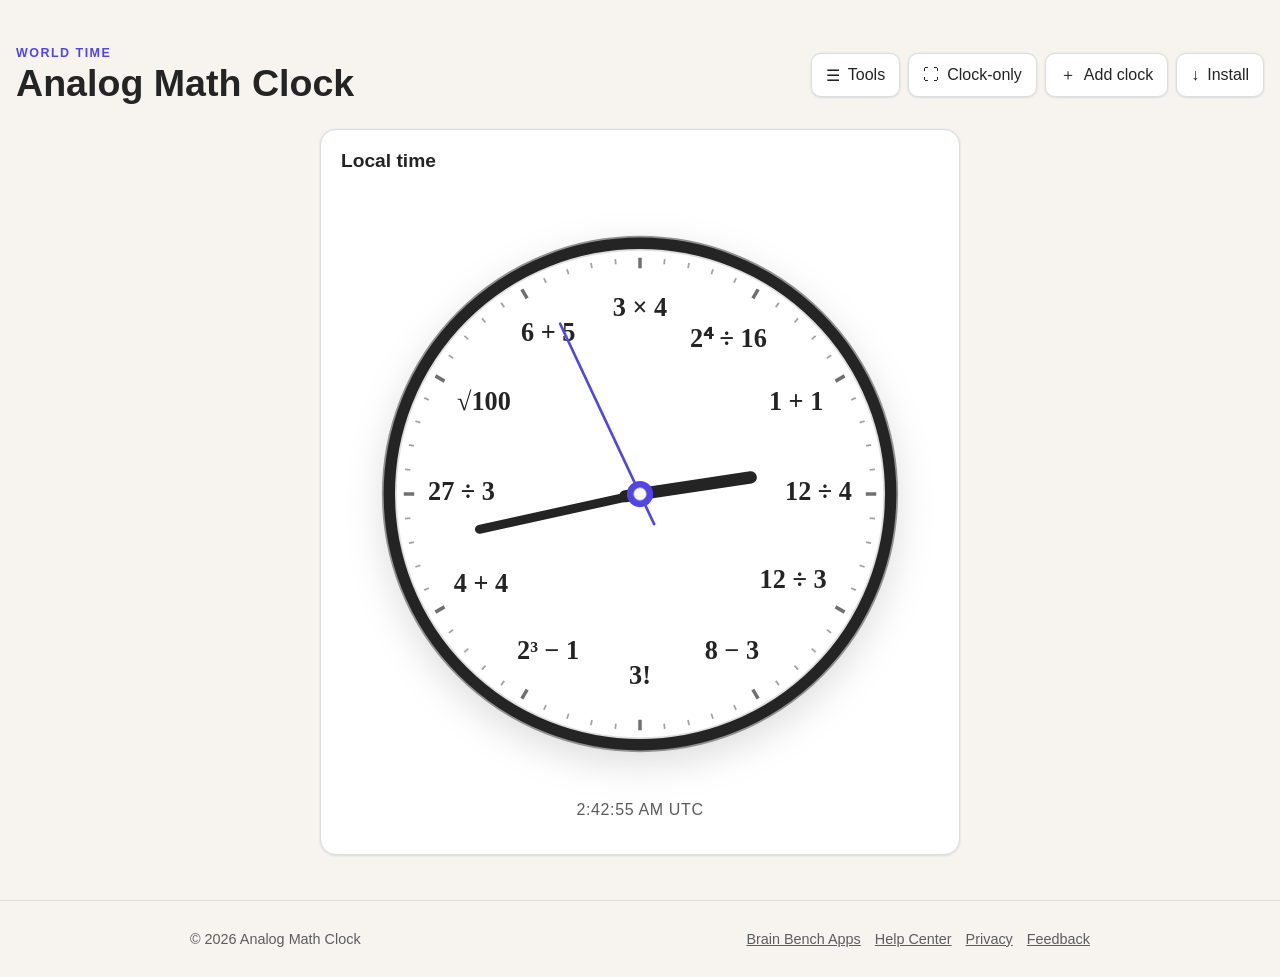
<file: index.html>
<!doctype html>
<html lang="en">
  <head>
    <meta charset="UTF-8" />
    <meta name="viewport" content="width=device-width, initial-scale=1, viewport-fit=cover" />
    <meta name="referrer" content="no-referrer" />
    <meta
      http-equiv="Content-Security-Policy"
      content="default-src 'self'; img-src 'self' data: blob:; style-src 'self' 'unsafe-inline'; script-src 'self'; script-src-attr 'none'; connect-src 'self' data:; worker-src 'self'; object-src 'none'; base-uri 'self'; form-action 'self'; manifest-src 'self'"
    />
    <script src="./theme.js"></script>
    <title>Analog Math Clock - Practice math every time you check the time</title>
    <meta
      name="description"
      content="Analog Math Clock is a customizable analog clock PWA with equations, binary and Maya numerals, multiple time zones, alarms, learning tools, and offline support."
  />
<meta property="og:type" content="website">
<meta property="og:site_name" content="Analog Math Clock">
<meta property="og:title" content="Analog Math Clock — Practice math every time you check the time">
<meta property="og:description" content="An analog clock with equations where the numerals should be. Choose your difficulty, add alarms and time zones, and use it offline.">
<meta property="og:url" content="https://analogmathclock.com/">
<meta property="og:image" content="https://analogmathclock.com/og/analog-math-clock.png">
<meta property="og:image:width" content="1200">
<meta property="og:image:height" content="630">
<meta property="og:image:alt" content="Analog Math Clock — practice math every time you check the time.">
<meta name="twitter:card" content="summary_large_image">    
    <meta name="theme-color" content="#f7f4ef" />
    <meta name="apple-mobile-web-app-capable" content="yes" />
    <meta name="mobile-web-app-capable" content="yes" />
    <meta name="apple-mobile-web-app-status-bar-style" content="black-translucent" />
    <meta name="apple-mobile-web-app-title" content="Analog Math Clock" />
    <link rel="canonical" href="https://analogmathclock.com/" />
    <link rel="manifest" href="./manifest.webmanifest" />
    <link rel="icon" href="./icons/icon.svg" type="image/svg+xml" />
    <link rel="apple-touch-icon" href="./icons/apple-touch-icon.png" />
    <link rel="stylesheet" href="./styles.css" />
    <script src="./app.js" defer></script>
  </head>
  <body>
    <main class="app-shell">
      <section class="clock-stage" aria-label="Equation clocks">
        <header class="app-header">
          <div>
            <p class="eyebrow">World time</p>
            <h1>Analog Math Clock</h1>
          </div>
          <div class="top-actions">
            <button class="icon-button" id="tools-button" type="button">
              <span aria-hidden="true">☰</span>
              <span>Tools</span>
            </button>
            <button class="icon-button" id="presentation-button" type="button">
              <span aria-hidden="true">⛶</span>
              <span>Clock-only</span>
            </button>
            <button class="icon-button" id="add-clock-button" type="button">
              <span aria-hidden="true">＋</span>
              <span>Add clock</span>
            </button>
            <button class="icon-button install-button" id="install-button" type="button" hidden>
              <span aria-hidden="true">↓</span>
              <span>Install</span>
            </button>
          </div>
          <button
            class="icon-button mobile-header-menu"
            id="mobile-header-menu"
            type="button"
            aria-haspopup="dialog"
            aria-controls="mobile-action-sheet"
            aria-expanded="false"
          >
            <span aria-hidden="true">☰</span>
            <span>Menu</span>
          </button>
        </header>

        <section class="storage-warning" id="storage-warning" role="alert" hidden>
          Browser storage is unavailable or full. Changes may not be saved. Export a backup before
          clearing data or closing the app.
        </section>

        <div class="clocks-grid" id="clocks-grid"></div>
      </section>

      <div class="mobile-sheet-backdrop" id="mobile-sheet-backdrop" hidden></div>
      <aside
        class="mobile-action-sheet"
        id="mobile-action-sheet"
        role="dialog"
        aria-modal="true"
        aria-labelledby="mobile-action-sheet-title"
        hidden
      >
        <div class="mobile-sheet-heading">
          <div>
            <p class="eyebrow">App actions</p>
            <h2 id="mobile-action-sheet-title">Menu</h2>
          </div>
          <button
            class="close-button"
            id="close-mobile-action-sheet"
            type="button"
            aria-label="Close menu"
          >
            ×
          </button>
        </div>
        <div class="mobile-sheet-actions">
          <button class="mobile-sheet-action" id="mobile-tools-button" type="button">
            <span aria-hidden="true">☰</span>
            <span>Tools</span>
          </button>
          <button class="mobile-sheet-action" id="mobile-presentation-button" type="button">
            <span aria-hidden="true">⛶</span>
            <span>Clock-only</span>
          </button>
          <button class="mobile-sheet-action" id="mobile-add-clock-button" type="button">
            <span aria-hidden="true">＋</span>
            <span>Add clock</span>
          </button>
          <button
            class="mobile-sheet-action"
            id="mobile-install-button"
            type="button"
            hidden
          >
            <span aria-hidden="true">↓</span>
            <span>Install</span>
          </button>
        </div>
      </aside>

      <aside class="settings-panel" id="settings-panel" aria-label="Clock customization" hidden>
        <div class="settings-heading">
          <div>
            <p class="eyebrow">Clock settings</p>
            <h2>Customize this clock</h2>
          </div>
          <button
            class="close-button"
            id="close-settings"
            type="button"
            aria-label="Save and close settings"
          >
            ×
          </button>
        </div>

        <form id="settings-form">
          <fieldset>
            <legend>Clock details</legend>
            <label>
              Name
              <input id="clock-name" name="name" type="text" maxlength="40" required />
            </label>
            <label class="time-zone-search-label">
              Find a time zone
              <input
                id="time-zone-search"
                type="search"
                placeholder="Try West Coast, Pacific, London, or Tokyo"
                autocomplete="off"
                aria-describedby="time-zone-search-help time-zone-search-status"
              />
              <span id="time-zone-search-help" class="field-note">
                Search by city, U.S. region, or abbreviation.
              </span>
            </label>
            <label class="time-zone-select-label">
              Time zone
              <select id="time-zone" name="timeZone"></select>
            </label>
            <p id="time-zone-search-status" class="field-note" aria-live="polite"></p>
          </fieldset>

          <fieldset>
            <legend>Clock design</legend>
            <label>
              Preset
              <select id="clock-preset" name="clockPreset">
                <option value="">Custom</option>
                <option value="modern">Modern Indigo</option>
                <option value="classroom">Classroom</option>
                <option value="antique">Antique</option>
                <option value="night">Night</option>
                <option value="playful">Playful</option>
              </select>
            </label>
            <button id="apply-preset-button" class="secondary-button" type="button">
              Apply preset
            </button>
            <label>
              Clock body
              <select id="body-style" name="bodyStyle">
                <option value="wall">Standard wall clock</option>
                <option value="grandfather">Grandfather clock</option>
                <option value="cuckoo">Cuckoo clock</option>
                <option value="alarm">Bell alarm clock</option>
              </select>
            </label>
            <label>
              Frame shape
              <select id="face-shape" name="faceShape">
                <option value="round">Round</option>
                <option value="square">Rounded square</option>
                <option value="octagon">Octagon</option>
                <option value="arch">Arch</option>
              </select>
            </label>
          </fieldset>

          <fieldset>
            <legend>Clock face</legend>
            <label>
              Face color
              <input id="face-color" name="faceColor" type="color" />
            </label>
            <label>
              Rim color
              <input id="rim-color" name="rimColor" type="color" />
            </label>
            <label>
              Number and equation color
              <input id="equation-color" name="equationColor" type="color" />
            </label>
            <label>
              Number and equation size
              <input id="equation-size" name="equationSize" type="range" min="22" max="40" step="1" />
            </label>
            <label class="checkbox-label">
              <input id="show-ticks" name="showTicks" type="checkbox" />
              Show minute marks
            </label>
          </fieldset>

          <fieldset>
            <legend>Face picture</legend>
            <label class="file-label">
              Picture
              <input id="face-picture" name="facePicture" type="file" accept="image/*" />
            </label>
            <label>
              Horizontal position
              <input
                id="photo-position-x"
                name="photoPositionX"
                type="range"
                min="-50"
                max="50"
                step="1"
              />
            </label>
            <label>
              Vertical position
              <input
                id="photo-position-y"
                name="photoPositionY"
                type="range"
                min="-50"
                max="50"
                step="1"
              />
            </label>
            <label>
              Picture zoom
              <input id="photo-zoom" name="photoZoom" type="range" min="100" max="250" step="5" />
            </label>
            <label>
              Picture opacity
              <input
                id="photo-opacity"
                name="photoOpacity"
                type="range"
                min="20"
                max="100"
                step="5"
              />
            </label>
            <label>
              Readability overlay
              <input
                id="photo-overlay"
                name="photoOverlay"
                type="range"
                min="0"
                max="90"
                step="5"
              />
            </label>
            <button id="remove-picture-button" class="secondary-button" type="button">
              Remove picture
            </button>
          </fieldset>

          <fieldset>
            <legend>Clock hands</legend>
            <label>
              Hand style
              <select id="hand-style" name="handStyle">
                <option value="round">Rounded</option>
                <option value="square">Squared</option>
                <option value="tapered">Tapered</option>
              </select>
            </label>
            <label>
              Hour hand
              <input id="hour-color" name="hourColor" type="color" />
            </label>
            <label>
              Minute hand
              <input id="minute-color" name="minuteColor" type="color" />
            </label>
            <label>
              Second hand
              <input id="second-color" name="secondColor" type="color" />
            </label>
            <label>
              Hand thickness
              <input id="hand-width" name="handWidth" type="range" min="6" max="18" step="1" />
            </label>
            <label class="checkbox-label">
              <input id="smooth-seconds" name="smoothSeconds" type="checkbox" />
              Smooth second hand
            </label>
          </fieldset>

          <fieldset id="pendulum-settings" hidden>
            <legend>Pendulum</legend>
            <label>
              Pendulum color
              <input id="pendulum-color" name="pendulumColor" type="color" />
            </label>
            <label>
              Pendulum length
              <input
                id="pendulum-length"
                name="pendulumLength"
                type="range"
                min="60"
                max="140"
                step="5"
              />
            </label>
            <label>
              Pendulum bob
              <select id="pendulum-bob" name="pendulumBob">
                <option value="round">Round</option>
                <option value="oval">Oval</option>
                <option value="diamond">Diamond</option>
              </select>
            </label>
          </fieldset>

          <fieldset>
            <legend>Face numbers</legend>
            <label>
              Number style
              <select id="numeral-style" name="numeralStyle">
                <option value="equations">Equations</option>
                <option value="binary">Binary</option>
                <option value="maya">Maya numerals</option>
              </select>
            </label>
            <label id="equation-difficulty-settings">
              Equation difficulty
              <select
                id="difficulty"
                name="difficulty"
                aria-describedby="equation-difficulty-note"
              >
                <option value="simple">Simple</option>
                <option value="mixed">Mixed</option>
                <option value="advanced">Advanced</option>
              </select>
              <span id="equation-difficulty-note" class="field-note" hidden>
                Available only when Number style is set to Equations.
              </span>
            </label>
          </fieldset>

          <fieldset>
            <legend>World clock details</legend>
            <label class="checkbox-label">
              <input id="sound-enabled" name="soundEnabled" type="checkbox" />
              Enable sounds for this clock
            </label>
            <label class="checkbox-label">
              <input id="show-date" name="showDate" type="checkbox" />
              Show date and weekday
            </label>
            <label class="checkbox-label">
              <input id="show-utc-offset" name="showUtcOffset" type="checkbox" />
              Show UTC offset
            </label>
            <label class="checkbox-label">
              <input id="show-dst" name="showDst" type="checkbox" />
              Show daylight-saving status
            </label>
            <label class="checkbox-label">
              <input id="hourly-chime" name="hourlyChime" type="checkbox" />
              Play an hourly chime while open
            </label>
            <div class="sound-preview-row">
              <label>
                Chime sound
                <select id="chime-sound" name="chimeSound">
                  <option value="chime">Chime</option>
                  <option value="bell">Bell</option>
                  <option value="cuckoo">Cuckoo</option>
                  <option value="digital">Digital</option>
                </select>
              </label>
              <button
                id="preview-chime-sound"
                class="compact-button"
                type="button"
                aria-label="Play a sample of the selected chime sound"
              >
                Play sample
              </button>
            </div>
          </fieldset>
        </form>

        <fieldset>
          <legend>Alarms for this clock</legend>
          <label>
            Time
            <input id="alarm-time" type="time" value="07:00" />
          </label>
          <label>
            Label
            <input id="alarm-label" type="text" maxlength="50" placeholder="Wake up" />
          </label>
          <label>
            Sound
            <select id="alarm-sound">
              <option value="chime">Chime</option>
              <option value="bell">Bell</option>
              <option value="cuckoo">Cuckoo</option>
              <option value="digital">Digital</option>
            </select>
          </label>
          <button id="add-alarm" class="primary-button" type="button">Add alarm</button>
          <div id="alarm-list" class="compact-list"></div>
          <p class="tool-note">
            Alarms follow this clock's time zone and are reliable while Analog Math Clock is open.
            Background notifications are best-effort.
          </p>
        </fieldset>

        <div class="settings-actions">
          <button id="reset-button" class="secondary-button" type="button">Reset appearance</button>
          <button id="cancel-settings" class="secondary-button" type="button">Cancel</button>
          <button class="primary-button" type="submit" form="settings-form">Done</button>
        </div>
      </aside>

      <aside class="settings-panel tools-panel" id="tools-panel" aria-label="Analog Math Clock tools" hidden>
        <div class="settings-heading">
          <div>
            <p class="eyebrow">App tools</p>
            <h2>Analog Math Clock tools</h2>
          </div>
          <button class="close-button" id="close-tools" type="button" aria-label="Close tools">×</button>
        </div>

        <fieldset>
          <legend>Display and accessibility</legend>
          <label>
            App appearance
            <select id="theme-preference">
              <option value="system">System</option>
              <option value="light">Light</option>
              <option value="dark">Dark</option>
            </select>
          </label>
          <label class="checkbox-label">
            <input id="learning-mode" type="checkbox" />
            Equation learning mode
          </label>
          <label class="checkbox-label">
            <input id="keep-awake" type="checkbox" />
            Keep the screen awake
          </label>
          <label class="checkbox-label">
            <input id="high-contrast" type="checkbox" />
            High contrast
          </label>
          <label class="checkbox-label">
            <input id="reduce-motion" type="checkbox" />
            Reduce motion
          </label>
          <label class="checkbox-label">
            <input id="large-controls" type="checkbox" />
            Larger controls
          </label>
        </fieldset>

        <fieldset>
          <legend>Notifications</legend>
          <button id="notification-permission" class="secondary-button" type="button">
            Enable notifications
          </button>
          <p class="tool-note">
            Notification permission applies to the entire app. Individual alarms are managed
            from each clock's Customize panel.
          </p>
          <label class="checkbox-label">
            <input id="hide-notification-details" type="checkbox" />
            Hide alarm names and clock names in system notifications
          </label>
        </fieldset>

        <fieldset>
          <legend>Backup and restore</legend>
          <button id="export-backup-button" class="primary-button" type="button">
            Export backup
          </button>
          <p class="tool-note">
            A backup can contain all clock names, alarms, custom equations, preferences, and
            uploaded pictures. Store and share it as a private file.
          </p>
          <label>
            Restore behavior
            <select id="restore-mode">
              <option value="merge">Merge with current clocks</option>
              <option value="replace">Replace everything</option>
            </select>
          </label>
          <label class="file-label">
            Backup file
            <input id="restore-file" type="file" accept=".mathclock,application/json" />
          </label>
          <button id="restore-backup-button" class="secondary-button" type="button">
            Restore backup
          </button>
          <p class="tool-status" id="backup-status" role="status"></p>
        </fieldset>

        <fieldset>
          <legend>My equations</legend>
          <label class="checkbox-label">
            <input id="include-custom-equations" type="checkbox" />
            Include my equations when randomizing
          </label>
          <label>
            Clock position
            <select id="custom-equation-hour"></select>
          </label>
          <label>
            Equation
            <input id="custom-equation-text" type="text" maxlength="30" placeholder="Example: 6 × 2" />
          </label>
          <label>
            Explanation
            <input
              id="custom-equation-explanation"
              type="text"
              maxlength="140"
              placeholder="Six multiplied by two equals twelve."
            />
          </label>
          <button id="add-custom-equation" class="secondary-button" type="button">
            Add equation
          </button>
          <div id="custom-equation-list" class="compact-list"></div>
        </fieldset>

        <details class="tool-disclosure">
          <summary>Help Center</summary>
          <div class="tool-disclosure-content">
            <p>
              Quick answers about storage, numeral styles, installation, backups, alarms, and
              updates.
            </p>
            <details class="inline-faq">
              <summary>Where is my Analog Math Clock data stored?</summary>
              <p>
                Clocks, settings, equations, and alarms stay in this browser. Uploaded face
                pictures are stored locally on this device.
              </p>
            </details>
            <details class="inline-faq">
              <summary>How do I move my clocks to another device?</summary>
              <p>
                Use Export backup, save the .mathclock file, and restore it on the other device.
                The backup includes uploaded face pictures.
              </p>
            </details>
            <details class="inline-faq">
              <summary>How do Binary and Maya number styles work?</summary>
              <p>
                In Customize → Face numbers, choose Binary or Maya numerals. Binary positions
                represent 1, 2, 4, and 8 from right to left; add the positions containing 1. In
                Maya numerals, each dot is 1 and each bar is 5. Equation difficulty is dimmed
                because it applies only to randomized equations.
              </p>
            </details>
            <details class="inline-faq">
              <summary>Will alarms work when the app is closed?</summary>
              <p>
                Alarms are reliable while Analog Math Clock is open. Mobile operating systems may
                suspend closed apps, so background notifications are best-effort.
              </p>
            </details>
            <a class="button-link" href="./faq/" target="_blank" rel="noopener noreferrer">
              Open the full FAQ
            </a>
          </div>
        </details>

        <fieldset>
          <legend>More learning tools</legend>
          <p class="tool-note">
            <strong>Flashcard Flurry</strong><br />
            Create your own flashcards or start with 50+ built-in decks, then study with
            flashcards, Matching Pairs, or Multiple Choice.
          </p>
          <a
            class="button-link"
            href="https://flashcardflurry.com/"
            target="_blank"
            rel="noopener noreferrer"
          >
            Open Flashcard Flurry
          </a>
        </fieldset>

        <fieldset>
          <legend>Feedback</legend>
          <p class="tool-note">
            Found a bug or have an idea? GitHub feedback and problem reports are public. Remove
            personal information and private pictures before posting.
          </p>
          <a
            class="button-link primary-link"
            href="https://github.com/LurieJoe/analog-math-clock/issues/new/choose"
            target="_blank"
            rel="noopener noreferrer"
          >
            Send feedback
          </a>
        </fieldset>

        <details class="tool-disclosure">
          <summary>Privacy Policy</summary>
          <div class="tool-disclosure-content">
            <p>
              Analog Math Clock has no accounts, advertising, behavioral analytics, or application
              database. Your clocks and pictures stay in local browser storage unless you
              choose to export or share them.
            </p>
            <a class="button-link" href="./privacy/" target="_blank" rel="noopener noreferrer">
              Read the full Privacy Policy
            </a>
          </div>
        </details>

      </aside>

      <button class="presentation-exit" id="presentation-exit" type="button" hidden>
        Exit clock-only mode
      </button>

      <section class="learning-notification" id="learning-notification" role="dialog" hidden>
        <div class="notification-heading">
          <h2 id="learning-expression"></h2>
          <button class="close-button" id="close-learning" type="button" aria-label="Close explanation">
            ×
          </button>
        </div>
        <p id="learning-explanation"></p>
      </section>

      <section class="alarm-notification" id="alarm-notification" role="alertdialog" hidden>
        <p class="eyebrow">Alarm</p>
        <h2 id="active-alarm-label">Alarm</h2>
        <p id="active-alarm-time"></p>
        <div class="update-actions">
          <button class="primary-button" id="snooze-alarm" type="button">Snooze 5 minutes</button>
          <button class="secondary-button" id="dismiss-alarm" type="button">Dismiss</button>
        </div>
      </section>

      <section
        class="install-notification"
        id="install-notification"
        role="dialog"
        aria-modal="true"
        aria-labelledby="install-notification-title"
        hidden
      >
        <div class="notification-heading">
          <h2 id="install-notification-title">Install Analog Math Clock</h2>
          <button
            class="close-button"
            id="close-install-notification"
            type="button"
            aria-label="Close installation instructions"
          >
            ×
          </button>
        </div>
        <p id="install-instructions"></p>
        <ol id="install-steps"></ol>
        <button class="primary-button" id="install-instructions-done" type="button">Got it</button>
      </section>

      <section
        class="update-notification"
        id="update-notification"
        role="status"
        aria-live="polite"
        hidden
      >
        <p><strong>A new version is available:</strong></p>
        <div class="update-actions">
          <button class="primary-button" id="update-now-button" type="button">
            Update and Restart
          </button>
          <button class="secondary-button" id="update-later-button" type="button">Later</button>
        </div>
      </section>
    </main>
    <footer class="app-footer">
      <div class="app-footer-shell">
        <span>© 2026 Analog Math Clock</span>
        <nav class="app-footer-links" aria-label="Footer navigation">
          <a href="https://brainbenchapps.com/">Brain Bench Apps</a>
          <a href="./faq/">Help Center</a>
          <a href="./privacy/">Privacy</a>
          <a
            href="https://github.com/LurieJoe/analog-math-clock/issues/new/choose"
            target="_blank"
            rel="noopener noreferrer"
          >
            Feedback
          </a>
        </nav>
      </div>
    </footer>
    <noscript>These clocks require JavaScript to show the current time.</noscript>
  </body>
</html>
</file>
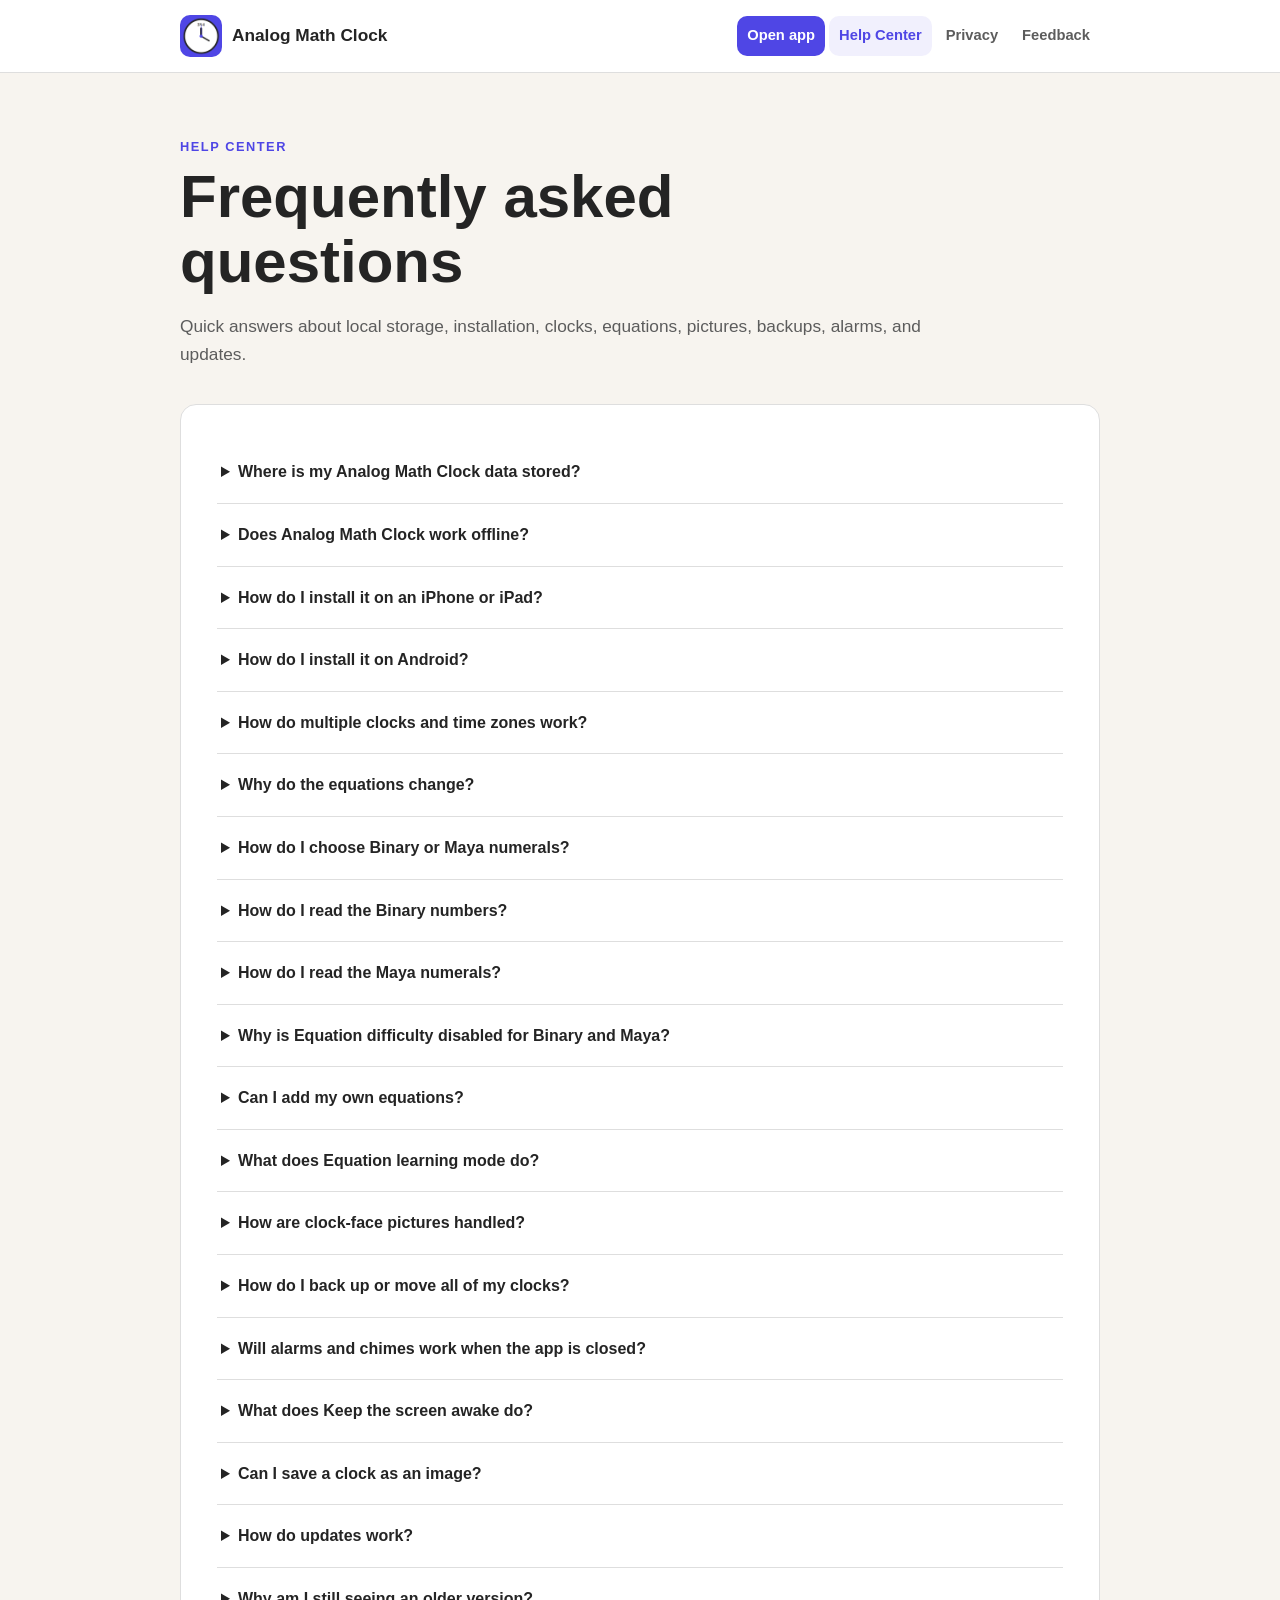
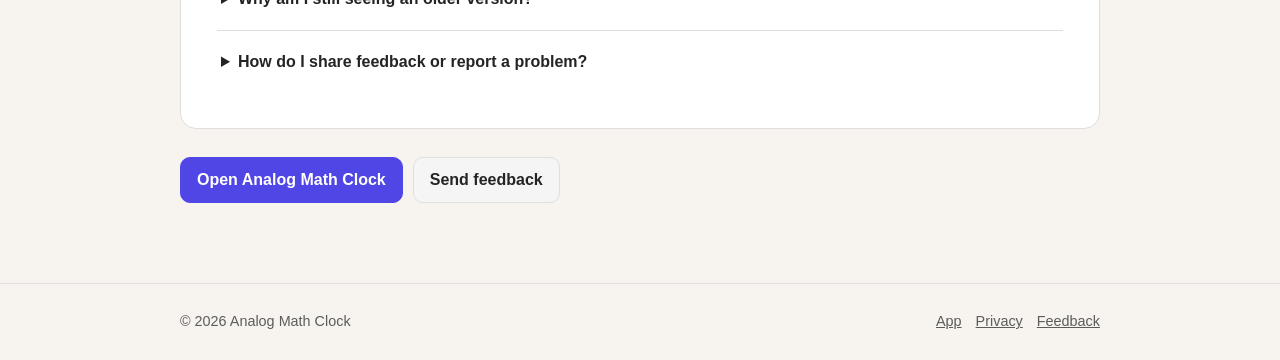
<file: faq/index.html>
<!doctype html>
<html lang="en">
  <head>
    <meta charset="UTF-8" />
    <meta name="viewport" content="width=device-width, initial-scale=1" />
    <meta name="referrer" content="no-referrer" />
    <meta
      http-equiv="Content-Security-Policy"
      content="default-src 'self'; img-src 'self' data: blob:; style-src 'self' 'unsafe-inline'; script-src 'self'; script-src-attr 'none'; connect-src 'self' data:; worker-src 'self'; object-src 'none'; base-uri 'self'; form-action 'self'"
    />
    <script src="../theme.js"></script>
    <title>Help Center — Analog Math Clock</title>
    <meta
      name="description"
      content="Answers about Analog Math Clock storage, installation, equations, Binary and Maya numerals, backups, alarms, pictures, and updates."
    />
    <link rel="canonical" href="https://analogmathclock.com/faq/" />
    <link rel="icon" href="../icons/icon.svg" type="image/svg+xml" />
    <link rel="stylesheet" href="../site.css" />
  </head>
  <body>
    <a class="skip-link" href="#main">Skip to content</a>
    <header class="site-header">
      <div class="nav-shell">
        <a class="brand" href="../">
          <img src="../icons/icon-192.png" alt="" />
          <span>Analog Math Clock</span>
        </a>
        <nav class="site-nav" aria-label="Main navigation">
          <a class="nav-app" href="../">Open app</a>
          <a href="./" aria-current="page">Help Center</a>
          <a href="../privacy/">Privacy</a>
          <a
            href="https://github.com/LurieJoe/analog-math-clock/issues/new/choose"
            target="_blank"
            rel="noopener noreferrer"
          >
            Feedback
          </a>
        </nav>
      </div>
    </header>
    <main id="main" class="page-shell">
      <p class="eyebrow">Help Center</p>
      <h1 class="page-title">Frequently asked questions</h1>
      <p class="lead">
        Quick answers about local storage, installation, clocks, equations, pictures, backups,
        alarms, and updates.
      </p>
      <section class="section faq-list">
        <details>
          <summary>Where is my Analog Math Clock data stored?</summary>
          <p>
            Clock definitions, preferences, custom equations, and alarms are stored in this
            browser on this device. Uploaded clock-face pictures are stored in the browser's
            local IndexedDB storage. Analog Math Clock does not upload this information to an
            application account or cloud database.
          </p>
        </details>
        <details>
          <summary>Does Analog Math Clock work offline?</summary>
          <p>
            Yes. Open the app online once so its files can be cached. Clocks, customization,
            learning mode, alarms while the app remains open, image export, and locally
            available backups can then work offline.
          </p>
        </details>
        <details>
          <summary>How do I install it on an iPhone or iPad?</summary>
          <p>
            Open Analog Math Clock in Safari, tap Share, choose Add to Home Screen, and tap Add. If
            Open as Web App appears, turn it on before adding the app.
          </p>
        </details>
        <details>
          <summary>How do I install it on Android?</summary>
          <p>
            Open Analog Math Clock in Chrome, open the browser menu, and choose Install app or Add to
            Home screen.
          </p>
        </details>
        <details>
          <summary>How do multiple clocks and time zones work?</summary>
          <p>
            Select Add clock, give the clock a name, and choose a time zone. Each clock keeps
            its own appearance, equations, sounds, alarms, and time-zone details. The first
            clock follows the device's local system time. Use Find a time zone to search by city,
            U.S. region, or abbreviation. For example, search for West Coast, Pacific, California,
            or PST to find U.S. Pacific time.
          </p>
        </details>
        <details>
          <summary>Why do the equations change?</summary>
          <p>
            Every clock position has a pool of equations that equals that hour. Analog Math Clock
            chooses each position independently, so refreshing or selecting New equations
            creates a different combination instead of repeating a fixed group. In Customize,
            you can also replace equations with fixed binary numbers or Maya dot-and-bar numerals.
          </p>
        </details>
        <details>
          <summary>How do I choose Binary or Maya numerals?</summary>
          <p>
            Open a clock's Customize panel and find Face numbers. Set Number style to Binary or
            Maya numerals. The choice belongs only to that clock, so your other clocks can continue
            using equations or a different numeral style.
          </p>
        </details>
        <details>
          <summary>How do I read the Binary numbers?</summary>
          <p>
            Binary uses only 0 and 1. Reading from right to left, the positions represent 1, 2, 4,
            and 8 on this clock. Add the positions containing 1. For example, 1010 means 8 + 2,
            which equals 10. Turn on Equation learning mode to select a Binary number and see its
            decimal value.
          </p>
        </details>
        <details>
          <summary>How do I read the Maya numerals?</summary>
          <p>
            On this clock, each dot represents one and each horizontal bar represents five. Add
            the dots and bars to find the hour: two dots above one bar equal 7, while two dots
            above two bars equal 12. Turn on Equation learning mode to select a Maya numeral and
            see its value.
          </p>
        </details>
        <details>
          <summary>Why is Equation difficulty disabled for Binary and Maya?</summary>
          <p>
            Simple, Mixed, and Advanced control which mathematical equations are randomized.
            Binary and Maya are fixed ways of writing each hour, so equation difficulty does not
            apply. Your selected difficulty is preserved and becomes available again when you
            switch Number style back to Equations.
          </p>
        </details>
        <details>
          <summary>Can I add my own equations?</summary>
          <p>
            Yes. Open Tools, add an equation for a clock position, and optionally include a
            short explanation. Turn on Include my equations when randomizing to mix them with
            the built-in equation pools.
          </p>
        </details>
        <details>
          <summary>What does Equation learning mode do?</summary>
          <p>
            Learning mode makes equations, binary numbers, and Maya numerals selectable. Tap or
            focus a face label to see its value and an explanation. Equation explanations show
            the relevant rule and calculation steps, including roots, exponents, factorials,
            logarithms, and order of operations.
          </p>
        </details>
        <details>
          <summary>How are clock-face pictures handled?</summary>
          <p>
            Pictures selected from your device remain in local browser storage. You can adjust
            their position, zoom, opacity, and readability overlay. They are included when you
            export a full .mathclock backup. SVG pictures are not accepted, each picture is limited
            to 10 MB, and all saved pictures together are limited to 50 MB.
          </p>
        </details>
        <details>
          <summary>How do I back up or move all of my clocks?</summary>
          <p>
            Open Tools and select Export backup. Save the .mathclock file locally or in a cloud
            file service, then use Restore backup on another device. Merge adds restored clocks
            to existing ones; Replace recreates the backup after you confirm the destructive
            change. A backup can contain clock names, alarms, custom equations, settings, and
            private pictures, so protect it like any other personal file.
          </p>
        </details>
        <details>
          <summary>Will alarms and chimes work when the app is closed?</summary>
          <p>
            Alarms and hourly chimes are reliable while Analog Math Clock is open. Phones may suspend
            or stop a closed web app, so exact background alarm delivery cannot be guaranteed.
            Browser notifications are best-effort and require permission. Alarm and clock names
            are hidden in system notifications by default because those notifications may appear
            on a lock screen. You can change this in Tools.
          </p>
        </details>
        <details>
          <summary>What does Keep the screen awake do?</summary>
          <p>
            On supported devices, it requests a screen wake lock while Analog Math Clock is visible.
            Browsers may release the wake lock when the app is hidden or the device enters a
            power-saving state.
          </p>
        </details>
        <details>
          <summary>Can I save a clock as an image?</summary>
          <p>
            Yes. Use a clock's action menu to export its face as PNG or SVG. The decorative
            outer clock body is not included in the current image export.
          </p>
        </details>
        <details>
          <summary>How do updates work?</summary>
          <p>
            When an update has downloaded, Analog Math Clock displays A new version is available.
            Select Update and Restart when convenient. Locally stored clocks and preferences
            remain in place.
          </p>
        </details>
        <details>
          <summary>Why am I still seeing an older version?</summary>
          <p>
            Connect to the internet and open the app in the browser. If no update notice
            appears, close the installed app completely, reopen the website in Safari or
            Chrome, and then launch the installed app again.
          </p>
        </details>
        <details>
          <summary>How do I share feedback or report a problem?</summary>
          <p>
            Use the Feedback section in Tools or open the GitHub feedback form. GitHub issues,
            comments, screenshots, and device details are public. Do not include personal
            information or attach a .mathclock backup or private clock-face picture. Send private
            privacy, security, or support questions to contact@analogmathclock.com.
          </p>
        </details>
      </section>
      <div class="button-row">
        <a class="button primary" href="../">Open Analog Math Clock</a>
        <a
          class="button"
          href="https://github.com/LurieJoe/analog-math-clock/issues/new/choose"
          target="_blank"
          rel="noopener noreferrer"
        >
          Send feedback
        </a>
      </div>
    </main>
    <footer class="site-footer">
      <div class="footer-shell">
        <span>© 2026 Analog Math Clock</span>
        <nav class="footer-links" aria-label="Footer navigation">
          <a href="../">App</a>
          <a href="../privacy/">Privacy</a>
          <a
            href="https://github.com/LurieJoe/analog-math-clock/issues/new/choose"
            target="_blank"
            rel="noopener noreferrer"
          >
            Feedback
          </a>
        </nav>
      </div>
    </footer>
  </body>
</html>
</file>
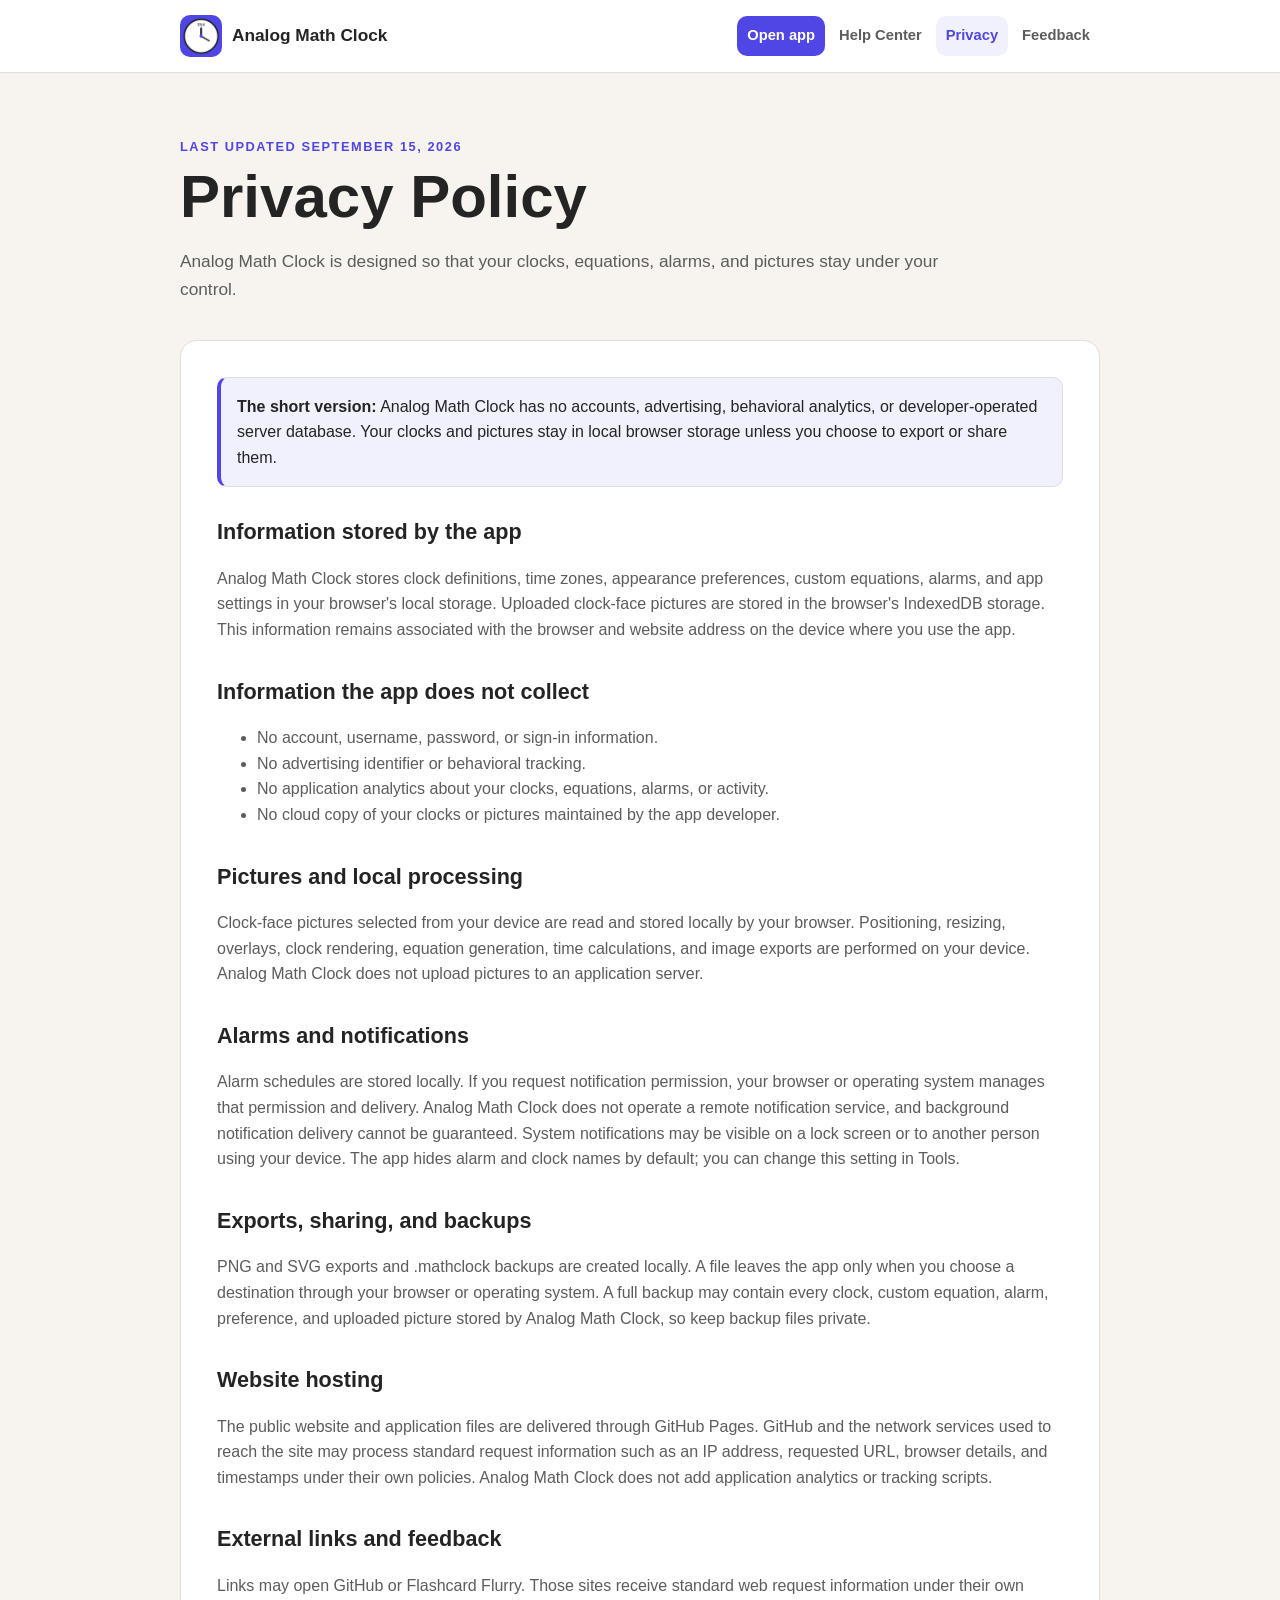
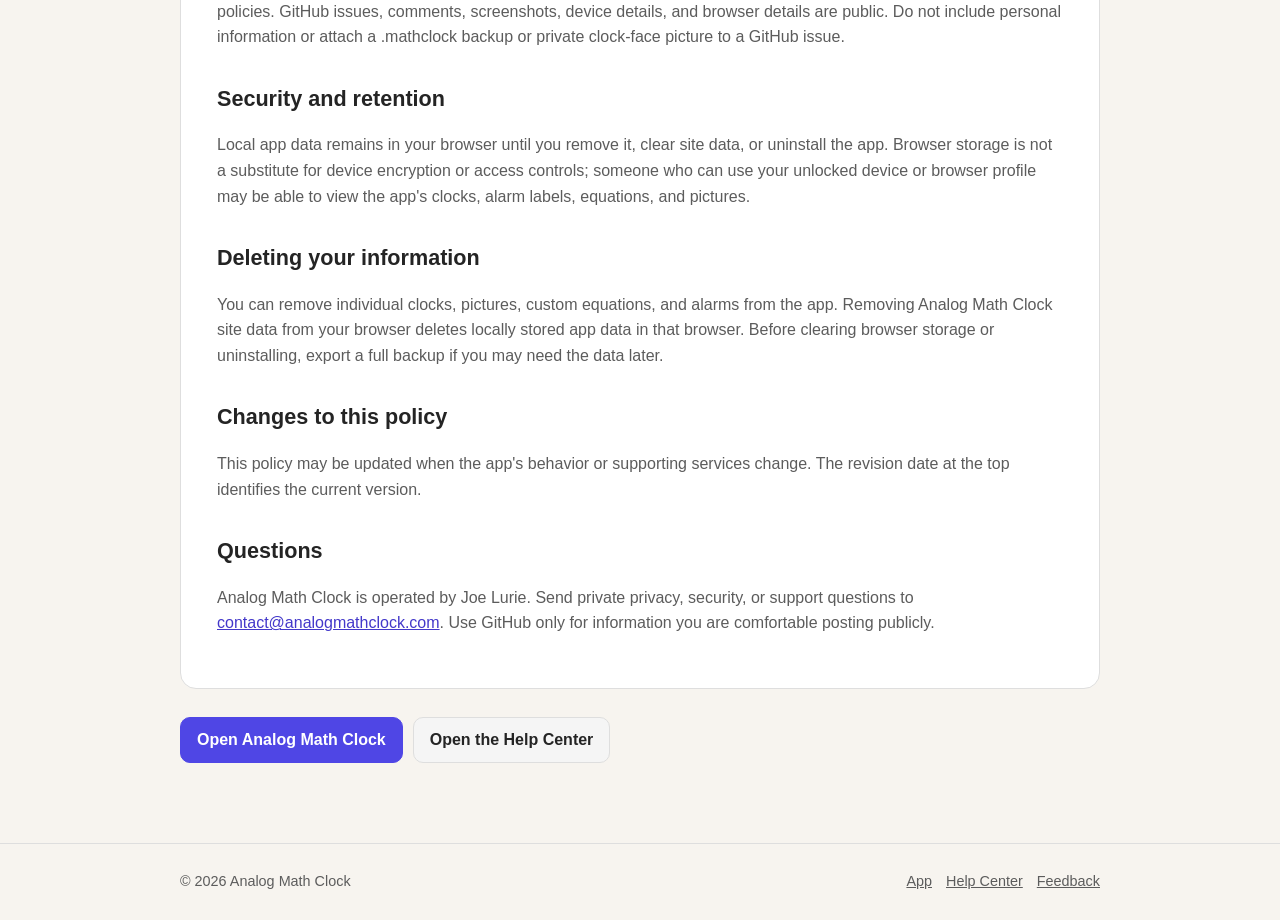
<file: privacy/index.html>
<!doctype html>
<html lang="en">
  <head>
    <meta charset="UTF-8" />
    <meta name="viewport" content="width=device-width, initial-scale=1" />
    <meta name="referrer" content="no-referrer" />
    <meta
      http-equiv="Content-Security-Policy"
      content="default-src 'self'; img-src 'self' data: blob:; style-src 'self' 'unsafe-inline'; script-src 'self'; script-src-attr 'none'; connect-src 'self' data:; worker-src 'self'; object-src 'none'; base-uri 'self'; form-action 'self'"
    />
    <script src="../theme.js"></script>
    <title>Privacy Policy — Analog Math Clock</title>
    <meta
      name="description"
      content="How Analog Math Clock stores and handles clocks, preferences, equations, alarms, pictures, backups, and feedback."
    />
    <link rel="canonical" href="https://analogmathclock.com/privacy/" />
    <link rel="icon" href="../icons/icon.svg" type="image/svg+xml" />
    <link rel="stylesheet" href="../site.css" />
  </head>
  <body>
    <a class="skip-link" href="#main">Skip to content</a>
    <header class="site-header">
      <div class="nav-shell">
        <a class="brand" href="../">
          <img src="../icons/icon-192.png" alt="" />
          <span>Analog Math Clock</span>
        </a>
        <nav class="site-nav" aria-label="Main navigation">
          <a class="nav-app" href="../">Open app</a>
          <a href="../faq/">Help Center</a>
          <a href="./" aria-current="page">Privacy</a>
          <a
            href="https://github.com/LurieJoe/analog-math-clock/issues/new/choose"
            target="_blank"
            rel="noopener noreferrer"
          >
            Feedback
          </a>
        </nav>
      </div>
    </header>
    <main id="main" class="page-shell">
      <p class="eyebrow">Last updated September 15, 2026</p>
      <h1 class="page-title">Privacy Policy</h1>
      <p class="lead">
        Analog Math Clock is designed so that your clocks, equations, alarms, and pictures stay under
        your control.
      </p>
      <article class="section content-card">
        <div class="callout">
          <p>
            <strong>The short version:</strong> Analog Math Clock has no accounts, advertising,
            behavioral analytics, or developer-operated server database. Your clocks and pictures
            stay in local browser storage unless you choose to export or share them.
          </p>
        </div>
        <h2>Information stored by the app</h2>
        <p>
          Analog Math Clock stores clock definitions, time zones, appearance preferences, custom
          equations, alarms, and app settings in your browser's local storage. Uploaded
          clock-face pictures are stored in the browser's IndexedDB storage. This information
          remains associated with the browser and website address on the device where you use
          the app.
        </p>
        <h2>Information the app does not collect</h2>
        <ul>
          <li>No account, username, password, or sign-in information.</li>
          <li>No advertising identifier or behavioral tracking.</li>
          <li>No application analytics about your clocks, equations, alarms, or activity.</li>
          <li>No cloud copy of your clocks or pictures maintained by the app developer.</li>
        </ul>
        <h2>Pictures and local processing</h2>
        <p>
          Clock-face pictures selected from your device are read and stored locally by your
          browser. Positioning, resizing, overlays, clock rendering, equation generation, time
          calculations, and image exports are performed on your device. Analog Math Clock does not
          upload pictures to an application server.
        </p>
        <h2>Alarms and notifications</h2>
        <p>
          Alarm schedules are stored locally. If you request notification permission, your
          browser or operating system manages that permission and delivery. Analog Math Clock does not
          operate a remote notification service, and background notification delivery cannot be
          guaranteed. System notifications may be visible on a lock screen or to another person
          using your device. The app hides alarm and clock names by default; you can change this
          setting in Tools.
        </p>
        <h2>Exports, sharing, and backups</h2>
        <p>
          PNG and SVG exports and .mathclock backups are created locally. A file leaves the app
          only when you choose a destination through your browser or operating system. A full
          backup may contain every clock, custom equation, alarm, preference, and uploaded
          picture stored by Analog Math Clock, so keep backup files private.
        </p>
        <h2>Website hosting</h2>
        <p>
          The public website and application files are delivered through GitHub Pages. GitHub
          and the network services used to reach the site may process standard request
          information such as an IP address, requested URL, browser details, and timestamps
          under their own policies. Analog Math Clock does not add application analytics or tracking
          scripts.
        </p>
        <h2>External links and feedback</h2>
        <p>
          Links may open GitHub or Flashcard Flurry. Those sites receive standard web request
          information under their own policies. GitHub issues, comments, screenshots, device
          details, and browser details are public. Do not include personal information or attach a
          .mathclock backup or private clock-face picture to a GitHub issue.
        </p>
        <h2>Security and retention</h2>
        <p>
          Local app data remains in your browser until you remove it, clear site data, or uninstall
          the app. Browser storage is not a substitute for device encryption or access controls;
          someone who can use your unlocked device or browser profile may be able to view the app's
          clocks, alarm labels, equations, and pictures.
        </p>
        <h2>Deleting your information</h2>
        <p>
          You can remove individual clocks, pictures, custom equations, and alarms from the app.
          Removing Analog Math Clock site data from your browser deletes locally stored app data in
          that browser. Before clearing browser storage or uninstalling, export a full backup if
          you may need the data later.
        </p>
        <h2>Changes to this policy</h2>
        <p>
          This policy may be updated when the app's behavior or supporting services change. The
          revision date at the top identifies the current version.
        </p>
        <h2>Questions</h2>
        <p>
          Analog Math Clock is operated by Joe Lurie. Send private privacy, security, or support
          questions to <a href="mailto:contact@analogmathclock.com">contact@analogmathclock.com</a>.
          Use GitHub only for information you are comfortable posting publicly.
        </p>
      </article>
      <div class="button-row">
        <a class="button primary" href="../">Open Analog Math Clock</a>
        <a class="button" href="../faq/">Open the Help Center</a>
      </div>
    </main>
    <footer class="site-footer">
      <div class="footer-shell">
        <span>© 2026 Analog Math Clock</span>
        <nav class="footer-links" aria-label="Footer navigation">
          <a href="../">App</a>
          <a href="../faq/">Help Center</a>
          <a
            href="https://github.com/LurieJoe/analog-math-clock/issues/new/choose"
            target="_blank"
            rel="noopener noreferrer"
          >
            Feedback
          </a>
        </nav>
      </div>
    </footer>
  </body>
</html>
</file>
<file: styles.css>
:root {
  color-scheme: light;
  --cp-bg: #f7f4ef;
  --cp-bg-elevated: #fcfbf8;
  --cp-surface: #ffffff;
  --cp-surface-soft: #f5f5f5;
  --cp-border: #dedede;
  --cp-border-strong: #919191;
  --cp-text: #242424;
  --cp-text-muted: #5c5c5c;
  --cp-text-soft: #6f6f6f;
  --cp-accent: #4f46e5;
  --cp-accent-hover: #4338ca;
  --cp-accent-soft: rgba(79, 70, 229, 0.08);
  --cp-accent-fg: #ffffff;
  --cp-success: #16a34a;
  --cp-danger: #dc2626;
  --cp-warning: #f59e0b;
  --cp-link: #4338ca;
  --cp-shadow: 0 18px 48px rgba(0, 0, 0, 0.12);
  --cp-overlay: rgba(255, 255, 255, 0.8);
  --cp-panel: rgba(255, 255, 255, 0.86);
  --cp-panel-strong: rgba(255, 255, 255, 0.96);
  --cp-sheen: rgba(255, 255, 255, 0.55);
  --cp-highlight: rgba(79, 70, 229, 0.12);
  --cp-scrim: rgba(0, 0, 0, 0.48);
}
html[data-theme="dark"] {
  color-scheme: dark;
  --cp-bg: #3d3b3a;
  --cp-bg-elevated: #343231;
  --cp-surface: #292929;
  --cp-surface-soft: #2e2e2e;
  --cp-border: #474747;
  --cp-border-strong: #5f5f5f;
  --cp-text: #dedede;
  --cp-text-muted: #919191;
  --cp-text-soft: #b0b0b0;
  --cp-accent: #a5b4fc;
  --cp-accent-hover: #818cf8;
  --cp-accent-soft: rgba(165, 180, 252, 0.14);
  --cp-accent-fg: #1a1a1a;
  --cp-success: #4ade80;
  --cp-danger: #f87171;
  --cp-warning: #fbbf24;
  --cp-link: #a5b4fc;
  --cp-shadow: 0 18px 48px rgba(0, 0, 0, 0.32);
  --cp-overlay: rgba(41, 41, 41, 0.88);
  --cp-panel: rgba(41, 41, 41, 0.72);
  --cp-panel-strong: rgba(41, 41, 41, 0.96);
  --cp-sheen: rgba(255, 255, 255, 0.04);
  --cp-highlight: rgba(165, 180, 252, 0.12);
  --cp-scrim: rgba(0, 0, 0, 0.64);
}

.clock-details {
  margin: 0;
  color: var(--cp-text-muted);
  font-size: 0.82rem;
  text-align: center;
}

* {
  box-sizing: border-box;
}

.tools-panel {
  width: min(480px, calc(100vw - 24px));
}

html,
body {
  min-height: 100%;
  margin: 0;
}

input[type="time"] {
  min-height: 40px;
  padding: 8px 10px;
  border: 1px solid var(--cp-border);
  border-radius: 0.625rem;
  background: var(--cp-surface);
  color: var(--cp-text);
}

body {
  background: var(--cp-bg);
  color: var(--cp-text);
  font-family: "Segoe UI", Aptos, Calibri, -apple-system, BlinkMacSystemFont, sans-serif;
  overscroll-behavior: none;
}

.storage-warning {
  margin: 0 0 16px;
  padding: 12px 14px;
  border: 1px solid var(--cp-warning);
  border-radius: 0.75rem;
  background: var(--cp-surface);
  background: color-mix(in srgb, var(--cp-warning) 14%, var(--cp-surface));
  color: var(--cp-text);
  font-weight: 650;
  line-height: 1.45;
}

.learning-notification,
.alarm-notification {
  padding: 20px;
  border: 1px solid var(--cp-border);
  border-radius: 16px;
  background: var(--cp-panel-strong);
  box-shadow: var(--cp-shadow);
}

.learning-notification p,
.alarm-notification p {
  margin: 8px 0 16px;
  color: var(--cp-text-muted);
}

#learning-explanation {
  line-height: 1.55;
  white-space: pre-line;
}

.alarm-notification h2 {
  margin: 4px 0;
}

.tool-status,
.tool-note {
  margin: 0;
  color: var(--cp-text-muted);
  font-size: 0.86rem;
}

.field-note {
  color: var(--cp-text-muted);
  font-size: 0.78rem;
  line-height: 1.35;
}

.disabled-setting {
  opacity: 0.55;
}

.disabled-setting select {
  cursor: not-allowed;
}

.compact-list {
  display: grid;
  gap: 6px;
  color: var(--cp-text-muted);
  font-size: 0.88rem;
}

.compact-list-row {
  display: grid;
  grid-template-columns: auto minmax(0, 1fr) auto;
  align-items: center;
  gap: 8px;
  padding: 8px;
  border: 1px solid var(--cp-border);
  border-radius: 0.625rem;
  background: var(--cp-surface-soft);
}

.text-button {
  min-height: 32px;
  padding: 4px 8px;
  border: 0;
  border-radius: 0.625rem;
  background: transparent;
  color: var(--cp-danger);
}

.tool-disclosure {
  margin: 0 0 20px;
  border: 1px solid var(--cp-border);
  border-radius: 0.625rem;
  background: var(--cp-surface);
}

.tool-disclosure > summary {
  min-height: 48px;
  display: flex;
  align-items: center;
  justify-content: space-between;
  gap: 12px;
  padding: 12px 16px;
  color: var(--cp-text);
  font-weight: 700;
  cursor: pointer;
  list-style: none;
}

.tool-disclosure > summary::-webkit-details-marker {
  display: none;
}

.tool-disclosure > summary::after {
  content: "⌄";
  color: var(--cp-accent);
  transition: transform 140ms ease;
}

.tool-disclosure[open] > summary::after {
  transform: rotate(180deg);
}

.tool-disclosure-content {
  display: grid;
  gap: 12px;
  padding: 0 16px 16px;
}

.tool-disclosure-content > p,
.inline-faq p {
  margin: 0;
  color: var(--cp-text-muted);
  font-size: 0.9rem;
  line-height: 1.5;
}

.inline-faq {
  padding-top: 10px;
  border-top: 1px solid var(--cp-border);
}

.inline-faq summary {
  color: var(--cp-text);
  font-weight: 650;
  cursor: pointer;
}

.inline-faq p {
  padding-top: 8px;
}

.button-link {
  min-height: 44px;
  display: inline-flex;
  align-items: center;
  justify-content: center;
  width: fit-content;
  padding: 8px 14px;
  border: 1px solid var(--cp-border);
  border-radius: 0.625rem;
  background: var(--cp-surface);
  color: var(--cp-text);
  font-weight: 650;
  text-decoration: none;
}

.button-link:hover {
  background: var(--cp-surface-soft);
}

.primary-link {
  border-color: var(--cp-accent);
  background: var(--cp-accent);
  color: var(--cp-accent-fg);
}

.primary-link:hover {
  background: var(--cp-accent-hover);
}

.presentation-exit {
  position: fixed;
  z-index: 30;
  top: max(12px, env(safe-area-inset-top));
  right: max(12px, env(safe-area-inset-right));
  min-height: 44px;
  padding: 8px 14px;
  border: 1px solid var(--cp-border);
  border-radius: 0.625rem;
  background: var(--cp-surface);
  color: var(--cp-text);
  box-shadow: var(--cp-shadow);
  opacity: 0;
  pointer-events: none;
  transform: translateY(-8px);
  transition:
    opacity 160ms ease,
    transform 160ms ease;
}

.presentation-exit.is-visible {
  opacity: 1;
  pointer-events: auto;
  transform: translateY(0);
}

body.presentation-mode .app-header,
body.presentation-mode .clock-card-header,
body.presentation-mode .clock-footer,
body.presentation-mode .app-footer {
  display: none;
}

body.presentation-mode .app-shell {
  padding: max(8px, env(safe-area-inset-top)) max(8px, env(safe-area-inset-right))
    max(8px, env(safe-area-inset-bottom)) max(8px, env(safe-area-inset-left));
}

body.presentation-mode .clock-card {
  max-width: min(100vw, 100dvh);
  padding: 0;
  border: 0;
  background: transparent;
  box-shadow: none;
}

html[data-high-contrast] {
  --cp-border: var(--cp-text);
  --cp-border-strong: var(--cp-text);
  --cp-text-muted: var(--cp-text);
}

html[data-large-controls] button,
html[data-large-controls] select,
html[data-large-controls] input {
  min-height: 52px;
  font-size: 1.05rem;
}

html[data-reduce-motion] *,
html[data-reduce-motion] *::before,
html[data-reduce-motion] *::after {
  animation: none !important;
  transition: none !important;
  scroll-behavior: auto !important;
}

button,
input,
select {
  font: inherit;
}

button,
select,
input[type="color"],
input[type="range"],
input[type="checkbox"] {
  cursor: pointer;
}

button:focus-visible,
input:focus-visible,
select:focus-visible {
  outline: 3px solid var(--cp-accent);
  outline-offset: 2px;
}

.app-shell {
  min-height: 100vh;
  min-height: 100dvh;
  display: grid;
  grid-template-columns: minmax(0, 1fr);
  padding:
    max(16px, env(safe-area-inset-top))
    max(16px, env(safe-area-inset-right))
    max(16px, env(safe-area-inset-bottom))
    max(16px, env(safe-area-inset-left));
}

.clock-stage {
  width: min(100%, 900px);
  min-height: calc(100dvh - 32px);
  margin: auto;
  display: grid;
  grid-template-rows: auto minmax(0, 1fr) auto;
  gap: 12px;
}

.app-footer {
  border-top: 1px solid var(--cp-border);
}

.app-footer-shell {
  width: min(calc(100% - 32px), 900px);
  min-height: 76px;
  margin: 0 auto;
  display: flex;
  align-items: center;
  justify-content: space-between;
  gap: 16px;
  color: var(--cp-text-muted);
  font-size: 0.9rem;
}

.app-footer-links {
  display: flex;
  flex-wrap: wrap;
  gap: 14px;
}

.app-footer-links a {
  color: var(--cp-text-muted);
}

.top-actions {
  min-height: 44px;
  display: flex;
  justify-content: flex-end;
  gap: 8px;
}

.icon-button,
.primary-button,
.secondary-button,
.close-button {
  min-height: 44px;
  border-radius: 0.625rem;
  border: 1px solid var(--cp-border);
  padding: 8px 14px;
}

.icon-button {
  display: inline-flex;
  align-items: center;
  gap: 8px;
  background: var(--cp-surface);
  color: var(--cp-text);
  box-shadow: 0 0 2px var(--cp-border), 0 1px 2px var(--cp-border);
}

.icon-button:hover,
.secondary-button:hover {
  background: var(--cp-surface-soft);
}

.clock-wrap {
  min-height: 0;
  display: grid;
  place-items: center;
}

.clock {
  width: min(82vh, 82vw, 720px);
  width: min(82dvh, 82vw, 720px);
  height: auto;
  overflow: visible;
  filter: drop-shadow(0 12px 18px var(--cp-border));
}

.clock-shadow {
  fill: var(--cp-border);
}

.clock-rim {
  fill: var(--clock-rim, var(--cp-text));
  stroke: var(--cp-border-strong);
  stroke-width: 2;
}

.clock-face {
  fill: var(--clock-face, var(--cp-surface));
  stroke: var(--cp-border);
  stroke-width: 2;
}

.face-photo {
  pointer-events: none;
}

.photo-overlay {
  fill: var(--cp-overlay);
  pointer-events: none;
}

.tick {
  stroke: var(--equation-color, var(--cp-text));
  stroke-width: 2;
  opacity: 0.42;
}

.tick.major {
  stroke-width: 4;
  opacity: 0.65;
}

.equation {
  fill: var(--equation-color, var(--cp-text));
  font-family: Georgia, "Times New Roman", serif;
  font-size: var(--equation-size, 30px);
  font-weight: 650;
  text-anchor: middle;
  dominant-baseline: middle;
  user-select: none;
}

.binary-number {
  font-family: Consolas, "Courier New", Courier, monospace;
  font-weight: 700;
  letter-spacing: 0.08em;
}

.maya-dot {
  fill: var(--equation-color, var(--cp-text));
}

.maya-bar {
  stroke: var(--equation-color, var(--cp-text));
  stroke-width: 6;
  stroke-linecap: round;
}

.learning-enabled {
  cursor: help;
}

.equation.learning-enabled:hover,
.equation.learning-enabled:focus,
.face-number-label.learning-enabled:hover .maya-dot,
.face-number-label.learning-enabled:focus .maya-dot {
  fill: var(--cp-accent);
  outline: none;
}

.face-number-label.learning-enabled:hover .maya-bar,
.face-number-label.learning-enabled:focus .maya-bar {
  stroke: var(--cp-accent);
}

.equation.learning-enabled:hover,
.equation.learning-enabled:focus {
  text-decoration: underline;
}

.hand {
  transform-origin: 320px 320px;
  transform-box: view-box;
}

.hour-hand {
  stroke: var(--hour-color, var(--cp-text));
  stroke-width: var(--hour-width, 15);
}

.minute-hand {
  stroke: var(--minute-color, var(--cp-text));
  stroke-width: var(--minute-width, 11);
}

.second-hand {
  stroke: var(--second-color, var(--cp-accent));
  stroke-width: 3;
}

.hands.round .hand {
  stroke-linecap: round;
}

.hands.square .hand {
  stroke-linecap: square;
}

.hands.tapered .hour-hand,
.hands.tapered .minute-hand {
  stroke-linecap: round;
}

.hands.tapered .hour-hand {
  stroke-width: calc(var(--hour-width, 15) * 0.72);
}

.hands.tapered .minute-hand {
  stroke-width: calc(var(--minute-width, 11) * 0.72);
}

.center-pin-outer {
  fill: var(--second-color, var(--cp-accent));
}

.center-pin {
  fill: var(--clock-face, var(--cp-surface));
  stroke: var(--cp-border);
  stroke-width: 1;
}

.clock-footer {
  display: flex;
  align-items: center;
  justify-content: center;
  gap: 16px;
  min-height: 48px;
}

.digital-time {
  margin: 0;
  color: var(--cp-text-muted);
  font-variant-numeric: tabular-nums;
  letter-spacing: 0.04em;
}

.primary-button {
  border-color: var(--cp-accent);
  background: var(--cp-accent);
  color: var(--cp-accent-fg);
  font-weight: 650;
}

.primary-button:hover {
  background: var(--cp-accent-hover);
}

.secondary-button {
  background: var(--cp-surface);
  color: var(--cp-text);
}

.settings-panel {
  position: fixed;
  z-index: 5;
  inset:
    max(12px, env(safe-area-inset-top))
    max(12px, env(safe-area-inset-right))
    max(12px, env(safe-area-inset-bottom))
    auto;
  width: min(420px, calc(100vw - 24px));
  overflow-y: auto;
  padding: 24px;
  border: 1px solid var(--cp-border);
  border-radius: 16px;
  background: var(--cp-panel-strong);
  box-shadow: var(--cp-shadow);
}

.settings-heading {
  display: flex;
  align-items: flex-start;
  justify-content: space-between;
  gap: 16px;
  margin-bottom: 20px;
}

.settings-heading h1 {
  margin: 2px 0 0;
  font-size: 1.45rem;
}

.eyebrow {
  margin: 0;
  color: var(--cp-accent);
  font-size: 0.78rem;
  font-weight: 700;
  letter-spacing: 0.12em;
  text-transform: uppercase;
}

.close-button {
  width: 44px;
  padding: 0;
  background: var(--cp-surface);
  color: var(--cp-text);
  font-size: 1.6rem;
}

fieldset {
  display: grid;
  gap: 14px;
  margin: 0 0 20px;
  padding: 16px;
  border: 1px solid var(--cp-border);
  border-radius: 0.625rem;
}

legend {
  padding: 0 6px;
  font-weight: 700;
}

label {
  display: grid;
  grid-template-columns: minmax(0, 1fr) auto;
  align-items: center;
  gap: 12px;
  color: var(--cp-text-muted);
}

select {
  min-width: 132px;
  padding: 8px 10px;
  border: 1px solid var(--cp-border);
  border-radius: 0.625rem;
  background: var(--cp-surface);
  color: var(--cp-text);
}

input[type="color"] {
  width: 48px;
  height: 36px;
  padding: 2px;
  border: 1px solid var(--cp-border);
  border-radius: 0.625rem;
  background: var(--cp-surface);
}

input[type="range"] {
  width: 140px;
  accent-color: var(--cp-accent);
}

input[type="checkbox"] {
  width: 20px;
  height: 20px;
  accent-color: var(--cp-accent);
}

.checkbox-label {
  grid-template-columns: auto minmax(0, 1fr);
  justify-content: start;
}

.sound-preview-row {
  display: grid;
  grid-template-columns: minmax(0, 1fr) auto;
  align-items: center;
  gap: 8px;
}

.settings-actions {
  display: grid;
  grid-template-columns: repeat(auto-fit, minmax(150px, 1fr));
  gap: 8px;
}

.install-notification,
.update-notification,
.learning-notification,
.alarm-notification {
  position: fixed;
  z-index: 20;
  right: max(16px, env(safe-area-inset-right));
  bottom: max(16px, env(safe-area-inset-bottom));
  left: max(16px, env(safe-area-inset-left));
  width: min(560px, calc(100% - 32px));
  margin-left: auto;
  padding: 16px;
  border: 1px solid var(--cp-border);
  border-radius: 16px;
  background: var(--cp-panel-strong);
  box-shadow: var(--cp-shadow);
}

.notification-heading {
  display: flex;
  align-items: flex-start;
  justify-content: space-between;
  gap: 16px;
  margin-bottom: 8px;
}

.notification-heading h2 {
  margin: 0;
  font-size: 1.2rem;
}

.install-notification p {
  margin: 0 0 8px;
  color: var(--cp-text-muted);
}

.install-notification ol {
  margin: 0 0 16px;
  padding-left: 24px;
  color: var(--cp-text);
}

.install-notification li + li {
  margin-top: 6px;
}

.update-notification p {
  margin: 0 0 12px;
}

.update-actions {
  display: flex;
  flex-wrap: wrap;
  gap: 8px;
}

noscript {
  display: block;
  padding: 16px;
  background: var(--cp-danger);
  color: var(--cp-accent-fg);
}

@media (max-width: 640px), (max-height: 640px) {
  .app-shell {
    padding:
      max(8px, env(safe-area-inset-top))
      max(8px, env(safe-area-inset-right))
      max(8px, env(safe-area-inset-bottom))
      max(8px, env(safe-area-inset-left));
  }

  .clock-stage {
    min-height: calc(100dvh - 16px);
  }

  .clock {
    width: min(92vw, 68dvh);
  }

  .clock-footer {
    flex-wrap: wrap;
    gap: 8px 12px;
  }

  .app-footer-shell {
    width: min(calc(100% - 24px), 900px);
    min-height: auto;
    padding: 20px 0 max(20px, env(safe-area-inset-bottom));
    align-items: flex-start;
    flex-direction: column;
  }

  .settings-panel {
    inset:
      max(8px, env(safe-area-inset-top))
      max(8px, env(safe-area-inset-right))
      max(8px, env(safe-area-inset-bottom))
      max(8px, env(safe-area-inset-left));
    width: auto;
    padding: 20px;
  }
}

@media (orientation: landscape) and (max-height: 600px) {
  .clock-stage {
    grid-template-columns: auto 1fr auto;
    grid-template-rows: minmax(0, 1fr);
    align-items: center;
  }

  .top-actions {
    align-self: start;
    flex-direction: column;
  }

  .clock {
    width: min(82dvh, 68vw);
  }

  .clock-footer {
    flex-direction: column;
  }
}

@media (display-mode: fullscreen), (display-mode: standalone) {
  .app-shell {
    user-select: none;
  }
}

@media (prefers-reduced-motion: reduce) {
  * {
    scroll-behavior: auto;
  }

  .clock-body-decoration {
    animation: none !important;
  }
}

.clock-stage {
  width: min(100%, 1400px);
  min-height: auto;
  display: block;
}

.app-header {
  display: flex;
  align-items: center;
  justify-content: space-between;
  gap: 20px;
  margin-bottom: 24px;
}

.app-header h1 {
  margin: 2px 0 0;
  font-size: clamp(1.6rem, 4vw, 2.35rem);
}

.top-actions {
  min-height: auto;
}

.mobile-header-menu,
.mobile-sheet-backdrop,
.mobile-action-sheet {
  display: none;
}

.mobile-sheet-heading {
  display: flex;
  align-items: flex-start;
  justify-content: space-between;
  gap: 16px;
  margin-bottom: 16px;
}

.mobile-sheet-heading h2 {
  margin: 2px 0 0;
  font-size: 1.4rem;
}

.mobile-sheet-actions {
  display: grid;
  gap: 8px;
}

.mobile-sheet-action {
  min-height: 56px;
  display: grid;
  grid-template-columns: 28px minmax(0, 1fr);
  align-items: center;
  gap: 12px;
  padding: 12px 16px;
  border: 1px solid var(--cp-border);
  border-radius: 0.625rem;
  background: var(--cp-surface);
  color: var(--cp-text);
  text-align: left;
  font-weight: 650;
}

.mobile-sheet-action:hover {
  background: var(--cp-surface-soft);
}

body.mobile-sheet-open {
  overflow: hidden;
}

@keyframes mobile-sheet-rise {
  from {
    transform: translateY(100%);
  }

  to {
    transform: translateY(0);
  }
}

@keyframes mobile-sheet-scrim {
  from {
    opacity: 0;
  }

  to {
    opacity: 1;
  }
}

.clocks-grid {
  display: grid;
  grid-template-columns: repeat(auto-fit, minmax(min(100%, 340px), 1fr));
  align-items: start;
  gap: 24px;
}

.clock-card {
  width: 100%;
  max-width: 640px;
  justify-self: center;
  padding: 20px;
  border: 1px solid var(--cp-border);
  border-radius: 16px;
  background: var(--cp-surface);
  box-shadow: 0 0 2px var(--cp-border), 0 1px 2px var(--cp-border);
}

.clock-card-header {
  min-height: 52px;
  display: flex;
  align-items: flex-start;
  justify-content: space-between;
  gap: 12px;
  margin-bottom: 12px;
}

.clock-name {
  margin: 0;
  font-size: 1.2rem;
}

.clock-heading {
  min-width: 0;
  display: flex;
  align-items: center;
  flex-wrap: wrap;
  gap: 8px;
}

.numeral-style-badge {
  padding: 3px 7px;
  border: 1px solid var(--cp-border);
  border-radius: 999px;
  background: var(--cp-accent-soft);
  color: var(--cp-text-muted);
  font-size: 0.7rem;
  font-weight: 700;
  letter-spacing: 0.06em;
  line-height: 1.2;
  text-transform: uppercase;
}

.card-actions {
  display: flex;
  flex-wrap: wrap;
  justify-content: flex-end;
  gap: 6px;
  opacity: 0;
  pointer-events: none;
  transition: opacity 140ms ease;
}

.clock-card:hover .card-actions,
.clock-card:focus-within .card-actions {
  opacity: 1;
  pointer-events: auto;
}

.small-button,
.compact-button {
  min-height: 36px;
  padding: 6px 10px;
  border: 1px solid var(--cp-border);
  border-radius: 0.625rem;
  background: var(--cp-surface);
  color: var(--cp-text);
}

.small-button:hover,
.compact-button:hover {
  background: var(--cp-surface-soft);
}

.danger-button {
  border-color: var(--cp-danger);
  color: var(--cp-danger);
}

.mobile-actions {
  position: relative;
  display: none;
}

.mobile-menu-button {
  width: 42px;
  min-height: 38px;
  padding: 0;
  border: 1px solid var(--cp-border);
  border-radius: 0.625rem;
  background: var(--cp-surface);
  color: var(--cp-text);
  font-size: 1.4rem;
  line-height: 1;
}

.mobile-action-menu {
  position: absolute;
  z-index: 10;
  top: calc(100% + 6px);
  right: 0;
  min-width: 150px;
  overflow: hidden;
  border: 1px solid var(--cp-border);
  border-radius: 0.625rem;
  background: var(--cp-surface);
  box-shadow: 0 0 2px var(--cp-border), 0 1px 2px var(--cp-border);
}

.mobile-action-button {
  width: 100%;
  min-height: 44px;
  display: block;
  padding: 8px 12px;
  border: 0;
  border-radius: 0;
  background: var(--cp-surface);
  color: var(--cp-text);
  text-align: left;
}

.mobile-action-button:hover {
  background: var(--cp-surface-soft);
}

.mobile-danger-button {
  color: var(--cp-danger);
}

.clock-wrap {
  width: 100%;
}

.clock-display {
  position: relative;
  isolation: isolate;
  width: min(100%, 560px);
  margin: 0 auto;
  display: grid;
  place-items: center;
}

.clock-display .clock {
  position: relative;
  z-index: 3;
}

.clock-body-decoration {
  display: none;
}

.alarm-handle,
.alarm-clapper,
.alarm-foot {
  display: none;
}

.clock-display.grandfather {
  max-width: 510px;
  padding: 32px 34px 190px;
  border: 7px solid var(--equation-color, var(--cp-text));
  border-radius: 16px 16px 0.625rem 0.625rem;
  background: var(--clock-rim, var(--cp-text));
}

.clock-display.grandfather::before {
  content: "";
  position: absolute;
  z-index: 1;
  right: 28px;
  bottom: 22px;
  left: 28px;
  height: 184px;
  border: 5px solid var(--equation-color, var(--cp-text));
  border-radius: 0.625rem;
  background: var(--clock-face, var(--cp-surface));
}

.clock-display.grandfather .clock-body-decoration,
.clock-display.cuckoo .clock-body-decoration {
  position: absolute;
  z-index: 2;
  bottom: 58px;
  left: 50%;
  display: block;
  width: 74px;
  height: calc(var(--pendulum-length, 110px) + 58px);
  transform: translateX(-50%);
  transform-origin: 50% 0;
  animation: pendulum-swing 2s ease-in-out infinite;
}

.clock-display.grandfather .clock-body-decoration::before,
.clock-display.cuckoo .clock-body-decoration::before {
  content: "";
  position: absolute;
  top: 0;
  left: 50%;
  width: 6px;
  height: var(--pendulum-length, 110px);
  border-radius: 0.625rem;
  background: var(--pendulum-color, var(--cp-accent));
  transform: translateX(-50%);
}

.clock-display.grandfather .clock-body-decoration::after,
.clock-display.cuckoo .clock-body-decoration::after {
  content: "";
  position: absolute;
  top: calc(var(--pendulum-length, 110px) - 8px);
  left: 50%;
  width: 58px;
  height: 68px;
  border: 4px solid var(--equation-color, var(--cp-text));
  background: var(--pendulum-color, var(--cp-accent));
  transform: translateX(-50%);
}

.clock-display.pendulum-round .clock-body-decoration::after {
  width: 60px;
  height: 60px;
  border-radius: 50%;
}

.clock-display.pendulum-oval .clock-body-decoration::after {
  border-radius: 50%;
}

.clock-display.pendulum-diamond .clock-body-decoration::after {
  width: 52px;
  height: 52px;
  border-radius: 0.625rem;
  transform: translateX(-50%) rotate(45deg);
}

.clock-display.cuckoo {
  max-width: 530px;
  padding: 104px 36px 112px;
  background: var(--clock-rim, var(--cp-text));
  clip-path: polygon(50% 0, 100% 21%, 93% 100%, 7% 100%, 0 21%);
}

.clock-display.cuckoo::before {
  content: "";
  position: absolute;
  z-index: 2;
  top: 44px;
  left: 50%;
  width: 76px;
  height: 52px;
  border: 4px solid var(--equation-color, var(--cp-text));
  border-radius: 50% 50% 0.625rem 0.625rem;
  background: var(--clock-face, var(--cp-surface));
  transform: translateX(-50%);
}

.clock-display.cuckoo .clock-body-decoration {
  bottom: 26px;
}

.cuckoo-bird {
  display: none;
}

.clock-display.cuckoo .cuckoo-bird {
  position: absolute;
  z-index: 4;
  top: 56px;
  left: 50%;
  display: block;
  width: 42px;
  height: 28px;
  border: 3px solid var(--equation-color, var(--cp-text));
  border-radius: 55% 55% 45% 45%;
  background: var(--cp-accent);
  transform: translateX(-50%);
}

.clock-display.cuckoo .cuckoo-bird::before {
  content: "";
  position: absolute;
  top: 6px;
  left: 8px;
  width: 18px;
  height: 13px;
  border-radius: 60% 40% 60% 40%;
  background: var(--cp-accent-hover);
  transform: rotate(-18deg);
}

.clock-display.cuckoo .cuckoo-bird::after {
  content: "";
  position: absolute;
  top: 7px;
  right: -13px;
  width: 0;
  height: 0;
  border-top: 6px solid transparent;
  border-bottom: 6px solid transparent;
  border-left: 14px solid var(--cp-warning);
}

@keyframes pendulum-swing {
  0%,
  100% {
    transform: translateX(-50%) rotate(-8deg);
  }
  50% {
    transform: translateX(-50%) rotate(8deg);
  }
}

.clock-display.alarm {
  max-width: 560px;
  padding: 76px 34px 42px;
}

.clock-display.alarm::before,
.clock-display.alarm::after {
  content: "";
  position: absolute;
  z-index: 1;
  top: 20px;
  width: 30%;
  height: 94px;
  border: 7px solid var(--equation-color, var(--cp-text));
  border-radius: 52% 52% 18% 18%;
  background: linear-gradient(
    145deg,
    var(--cp-bg-elevated),
    var(--cp-warning),
    var(--cp-warning)
  );
  box-shadow: inset 0 -12px 0 var(--cp-border-strong);
}

.clock-display.alarm::before {
  left: 10%;
  transform: rotate(-18deg);
}

.clock-display.alarm::after {
  right: 10%;
  transform: rotate(18deg);
}

.clock-display.alarm .clock-body-decoration {
  position: absolute;
  z-index: 2;
  inset: 0;
  display: block;
  width: auto;
  height: auto;
  border: 0;
  background: transparent;
  transform: none;
}

.clock-display.alarm .alarm-handle {
  position: absolute;
  display: block;
  top: 4px;
  left: 50%;
  width: 24%;
  height: 56px;
  border: 11px solid var(--cp-warning);
  border-bottom: 0;
  border-radius: 70px 70px 0 0;
  transform: translateX(-50%);
}

.clock-display.alarm .alarm-clapper {
  position: absolute;
  display: block;
  z-index: 2;
  top: 98px;
  width: 24px;
  height: 24px;
  border: 4px solid var(--equation-color, var(--cp-text));
  border-radius: 50%;
  background: var(--cp-warning);
}

.clock-display.alarm .alarm-clapper-left {
  left: 20%;
}

.clock-display.alarm .alarm-clapper-right {
  right: 20%;
}

.clock-display.alarm .alarm-foot {
  position: absolute;
  display: block;
  bottom: 18px;
  width: 24%;
  height: 18px;
  border-radius: 0.625rem;
  background: var(--cp-warning);
}

.clock-display.alarm .alarm-foot-left {
  left: 15%;
  transform: rotate(-10deg);
}

.clock-display.alarm .alarm-foot-right {
  right: 15%;
  transform: rotate(10deg);
}

.clock {
  /* Single source of truth for clock size. Whichever is smaller: the room
     across, or the room down once everything else has had its share.
     --clock-chrome is that vertical share and shrinks as the window does;
     --clock-extra is what a decorative case (hood, pedestal) adds on top. */
  width: min(
    100%,
    560px,
    max(130px, calc(100dvh - var(--clock-chrome, 252px) - var(--clock-extra, 0px)))
  );
  max-height: none;
}

/* Decorative bodies frame the face with fixed-height trim, so they need
   that much more of the window than a plain face does. */
.clock-display.alarm {
  --clock-extra: 110px;
}

.clock-display.grandfather {
  --clock-extra: 230px;
}

.clock-display.cuckoo {
  --clock-extra: 210px;
}

.clock-footer {
  margin-top: 12px;
}

.settings-heading h2 {
  margin: 2px 0 0;
  font-size: 1.45rem;
}

input[type="text"] {
  width: min(210px, 48vw);
  min-height: 40px;
  padding: 8px 10px;
  border: 1px solid var(--cp-border);
  border-radius: 0.625rem;
  background: var(--cp-surface);
  color: var(--cp-text);
}

input[type="search"] {
  min-height: 40px;
  padding: 8px 10px;
  border: 1px solid var(--cp-border);
  border-radius: 0.625rem;
  background: var(--cp-surface);
  color: var(--cp-text);
}

input[type="file"] {
  width: min(230px, 52vw);
  color: var(--cp-text-muted);
}

#time-zone {
  width: min(230px, 52vw);
}

.time-zone-search-label,
.time-zone-select-label {
  grid-template-columns: minmax(0, 1fr);
  gap: 6px;
}

#time-zone-search,
#time-zone {
  width: 100%;
}

#time-zone-search-status {
  margin: -6px 0 0;
}

@media (max-width: 640px), (max-height: 640px) {
  .app-header {
    align-items: center;
    margin-bottom: 16px;
  }

  .top-actions {
    display: none;
  }

  .mobile-header-menu {
    display: inline-flex;
    flex: 0 0 auto;
  }

  .mobile-sheet-backdrop:not([hidden]) {
    position: fixed;
    z-index: 29;
    inset: 0;
    display: block;
    background: var(--cp-scrim);
    animation: mobile-sheet-scrim 160ms ease-out;
  }

  .mobile-action-sheet:not([hidden]) {
    position: fixed;
    z-index: 30;
    right: 0;
    bottom: 0;
    left: 0;
    max-height: min(80dvh, 560px);
    display: block;
    overflow-y: auto;
    padding:
      20px
      max(20px, env(safe-area-inset-right))
      max(20px, env(safe-area-inset-bottom))
      max(20px, env(safe-area-inset-left));
    border: 1px solid var(--cp-border);
    border-bottom: 0;
    border-radius: 16px 16px 0 0;
    background: var(--cp-panel-strong);
    box-shadow: var(--cp-shadow);
    animation: mobile-sheet-rise 180ms ease-out;
  }

  .clock-card {
    flex: 0 0 100%;
    padding: 12px;
    scroll-snap-align: center;
  }

  .clock-card-header {
    align-items: flex-start;
  }

  .settings-actions {
    grid-template-columns: 1fr;
  }

  .clocks-grid {
    display: flex;
    grid-template-columns: none;
    overflow-x: auto;
    overscroll-behavior-x: contain;
    scroll-snap-type: x mandatory;
    scrollbar-width: none;
  }

  .clocks-grid::-webkit-scrollbar {
    display: none;
  }

  .clock-footer {
    flex-direction: column;
  }
}

@media (hover: none) {
  .card-actions {
    display: none;
  }

  .mobile-actions {
    display: block;
  }
}

@media (orientation: landscape) and (max-height: 600px) {
  .clock-stage {
    display: block;
  }

  .clock-footer {
    flex-direction: row;
  }
}

/* ===== Widget layout: short windows =====
   The page title and its button row give way to a single menu button that
   floats over the corner, so a small window reads as a clock widget rather
   than a cramped web page. */
@media (max-height: 640px) {
  :root {
    --clock-chrome: 150px;
  }

  /* display:contents lifts the menu button out of the header's layout box
     without touching the markup; the header's two divs (title, button row)
     are what we actually want gone. */
  .app-header {
    display: contents;
  }

  .app-header > div {
    display: none;
  }

  .app-footer {
    display: none;
  }

  .mobile-header-menu {
    position: fixed;
    z-index: 25;
    bottom: max(8px, env(safe-area-inset-bottom));
    left: max(8px, env(safe-area-inset-left));
    display: inline-flex;
    opacity: 0;
    transition: opacity 140ms ease-out;
  }

  /* Reveal on hover, on keyboard focus, and while the menu is open. */
  .app-shell:hover .mobile-header-menu,
  .mobile-header-menu:focus-visible,
  .mobile-header-menu[aria-expanded="true"] {
    opacity: 1;
  }

  .clock-card {
    padding: 10px;
  }

  .clock-card-header {
    min-height: 0;
    margin-bottom: 6px;
  }

  /* The inline row of per-clock buttons is a roomy-window affordance; even
     while invisible it reserves width and squeezes the clock's name to an
     ellipsis. Use the compact menu instead. */
  .card-actions {
    display: none;
  }

  .mobile-actions {
    display: block;
  }

  /* One line, truncated — a wrapped clock name steals the clock's room. */
  .clock-name {
    font-size: 1rem;
    overflow: hidden;
    white-space: nowrap;
    text-overflow: ellipsis;
  }

  .clock-footer {
    margin-top: 6px;
  }
}

/* No hover to reveal it with (touch, pen), so leave the button visible. */
@media (max-height: 640px) and (hover: none) {
  .mobile-header-menu {
    opacity: 1;
  }
}

/* Someone who prefers less motion still gets the button, just without a fade. */
@media (max-height: 640px) and (prefers-reduced-motion: reduce) {
  .mobile-header-menu {
    transition: none;
  }
}

/* Very short: the clock is the whole point, so drop the rest. */
@media (max-height: 420px) {
  :root {
    --clock-chrome: 122px;
  }

  .clock-footer {
    display: none;
  }
}
</file>
<file: site.css>
:root {
  color-scheme: light;
  --cp-bg: #f7f4ef;
  --cp-bg-elevated: #fcfbf8;
  --cp-surface: #ffffff;
  --cp-surface-soft: #f5f5f5;
  --cp-border: #dedede;
  --cp-border-strong: #919191;
  --cp-text: #242424;
  --cp-text-muted: #5c5c5c;
  --cp-text-soft: #6f6f6f;
  --cp-accent: #4f46e5;
  --cp-accent-hover: #4338ca;
  --cp-accent-soft: rgba(79, 70, 229, 0.08);
  --cp-accent-fg: #ffffff;
  --cp-link: #4338ca;
  --cp-panel-strong: rgba(255, 255, 255, 0.96);
  --cp-highlight: rgba(79, 70, 229, 0.12);
}

html[data-theme="dark"] {
  color-scheme: dark;
  --cp-bg: #3d3b3a;
  --cp-bg-elevated: #343231;
  --cp-surface: #292929;
  --cp-surface-soft: #2e2e2e;
  --cp-border: #474747;
  --cp-border-strong: #5f5f5f;
  --cp-text: #dedede;
  --cp-text-muted: #919191;
  --cp-text-soft: #b0b0b0;
  --cp-accent: #a5b4fc;
  --cp-accent-hover: #818cf8;
  --cp-accent-soft: rgba(165, 180, 252, 0.14);
  --cp-accent-fg: #1a1a1a;
  --cp-link: #a5b4fc;
  --cp-panel-strong: rgba(41, 41, 41, 0.96);
  --cp-highlight: rgba(165, 180, 252, 0.12);
}

* {
  box-sizing: border-box;
}

html {
  scroll-behavior: smooth;
}

body {
  min-height: 100vh;
  margin: 0;
  background: var(--cp-bg);
  color: var(--cp-text);
  font-family: "Segoe UI", Aptos, Calibri, -apple-system, BlinkMacSystemFont, sans-serif;
  line-height: 1.6;
}

a {
  color: var(--cp-link);
}

a:hover {
  color: var(--cp-accent-hover);
}

.skip-link {
  position: absolute;
  z-index: 100;
  top: 8px;
  left: -9999px;
  padding: 10px 14px;
  border-radius: 0.625rem;
  background: var(--cp-accent);
  color: var(--cp-accent-fg);
}

.skip-link:focus {
  left: 8px;
}

.site-header {
  position: sticky;
  z-index: 20;
  top: 0;
  border-bottom: 1px solid var(--cp-border);
  background: var(--cp-panel-strong);
}

.nav-shell,
.page-shell,
.footer-shell {
  width: min(920px, calc(100% - 32px));
  margin-inline: auto;
}

.nav-shell {
  min-height: 72px;
  display: flex;
  align-items: center;
  justify-content: space-between;
  gap: 20px;
}

.brand {
  display: inline-flex;
  align-items: center;
  gap: 10px;
  color: var(--cp-text);
  font-size: 1.08rem;
  font-weight: 750;
  text-decoration: none;
  white-space: nowrap;
}

.brand img {
  width: 42px;
  height: 42px;
  border-radius: 0.625rem;
}

.site-nav {
  display: flex;
  align-items: center;
  justify-content: flex-end;
  flex-wrap: wrap;
  gap: 4px;
}

.site-nav a {
  padding: 8px 10px;
  border-radius: 0.625rem;
  color: var(--cp-text-muted);
  font-size: 0.92rem;
  font-weight: 650;
  text-decoration: none;
}

.site-nav a:hover,
.site-nav a[aria-current="page"] {
  background: var(--cp-accent-soft);
  color: var(--cp-accent);
}

.site-nav .nav-app {
  background: var(--cp-accent);
  color: var(--cp-accent-fg);
}

.site-nav .nav-app:hover {
  background: var(--cp-accent-hover);
  color: var(--cp-accent-fg);
}

.page-shell {
  padding-block: 64px 80px;
}

.eyebrow {
  margin: 0 0 8px;
  color: var(--cp-accent);
  font-size: 0.8rem;
  font-weight: 750;
  letter-spacing: 0.12em;
  text-transform: uppercase;
}

.page-title {
  max-width: 760px;
  margin: 0;
  font-size: clamp(2rem, 7vw, 3.75rem);
  line-height: 1.08;
}

.lead {
  max-width: 760px;
  margin: 18px 0 0;
  color: var(--cp-text-muted);
  font-size: 1.08rem;
}

.section {
  margin-top: 36px;
}

.content-card,
.faq-list {
  padding: clamp(20px, 4vw, 36px);
  border: 1px solid var(--cp-border);
  border-radius: 16px;
  background: var(--cp-surface);
}

.faq-list {
  display: grid;
  gap: 0;
}

.faq-list details {
  border-bottom: 1px solid var(--cp-border);
}

.faq-list details:last-child {
  border-bottom: 0;
}

.faq-list summary {
  padding: 18px 4px;
  color: var(--cp-text);
  font-weight: 700;
  cursor: pointer;
}

.faq-list details p {
  margin: -4px 4px 20px;
  color: var(--cp-text-muted);
}

.content-card h2 {
  margin: 32px 0 8px;
  font-size: 1.35rem;
}

.content-card h2:first-of-type {
  margin-top: 0;
}

.content-card p,
.content-card li {
  color: var(--cp-text-muted);
}

.callout {
  margin-bottom: 28px;
  padding: 16px;
  border: 1px solid var(--cp-border);
  border-left: 4px solid var(--cp-accent);
  border-radius: 0.625rem;
  background: var(--cp-accent-soft);
}

.callout p {
  margin: 0;
  color: var(--cp-text);
}

.button-row {
  display: flex;
  flex-wrap: wrap;
  gap: 10px;
  margin-top: 28px;
}

.button {
  min-height: 44px;
  display: inline-flex;
  align-items: center;
  justify-content: center;
  padding: 9px 16px;
  border: 1px solid var(--cp-border);
  border-radius: 0.625rem;
  background: var(--cp-surface-soft);
  color: var(--cp-text);
  font-weight: 700;
  text-decoration: none;
}

.button:hover {
  background: var(--cp-highlight);
  color: var(--cp-text);
}

.button.primary {
  border-color: var(--cp-accent);
  background: var(--cp-accent);
  color: var(--cp-accent-fg);
}

.button.primary:hover {
  background: var(--cp-accent-hover);
  color: var(--cp-accent-fg);
}

.site-footer {
  border-top: 1px solid var(--cp-border);
}

.footer-shell {
  min-height: 76px;
  display: flex;
  align-items: center;
  justify-content: space-between;
  gap: 16px;
  color: var(--cp-text-muted);
  font-size: 0.9rem;
}

.footer-links {
  display: flex;
  flex-wrap: wrap;
  gap: 14px;
}

.footer-links a {
  color: var(--cp-text-muted);
}

@media (max-width: 640px) {
  .nav-shell {
    min-height: auto;
    align-items: flex-start;
    flex-direction: column;
    padding-block: 12px;
  }

  .site-nav {
    justify-content: flex-start;
  }

  .page-shell {
    padding-block: 40px 56px;
  }

  .footer-shell {
    align-items: flex-start;
    flex-direction: column;
    padding-block: 20px;
  }
}
</file>
